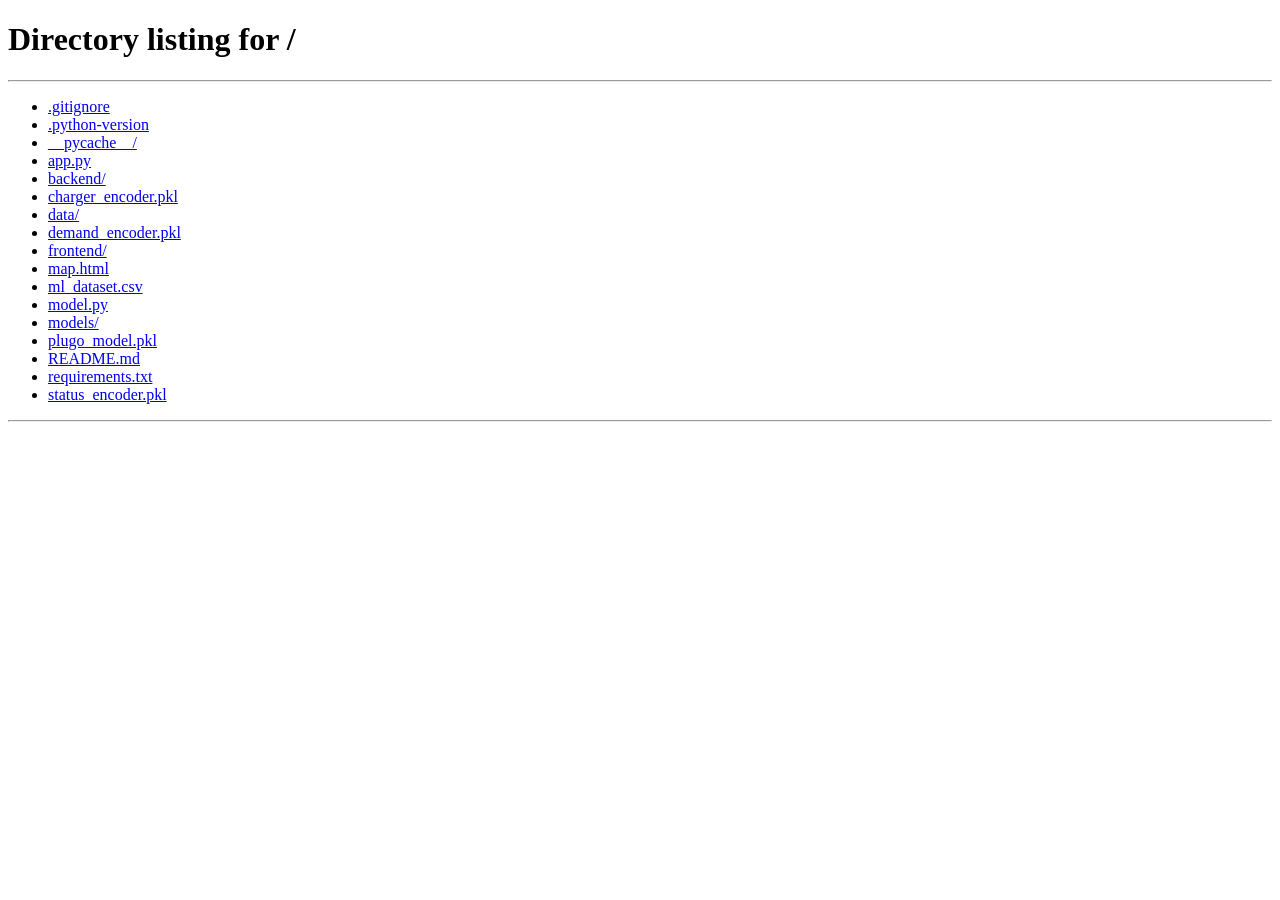
<file: map.html>
<!DOCTYPE html>
<html lang="en">
<head>
  <meta charset="UTF-8" />
  <meta http-equiv="refresh" content="0; url=/" />
  <title>Plugo</title>
</head>
<body>
  <p>Open <a href="/">Plugo</a>.</p>
</body>
</html>
</file>
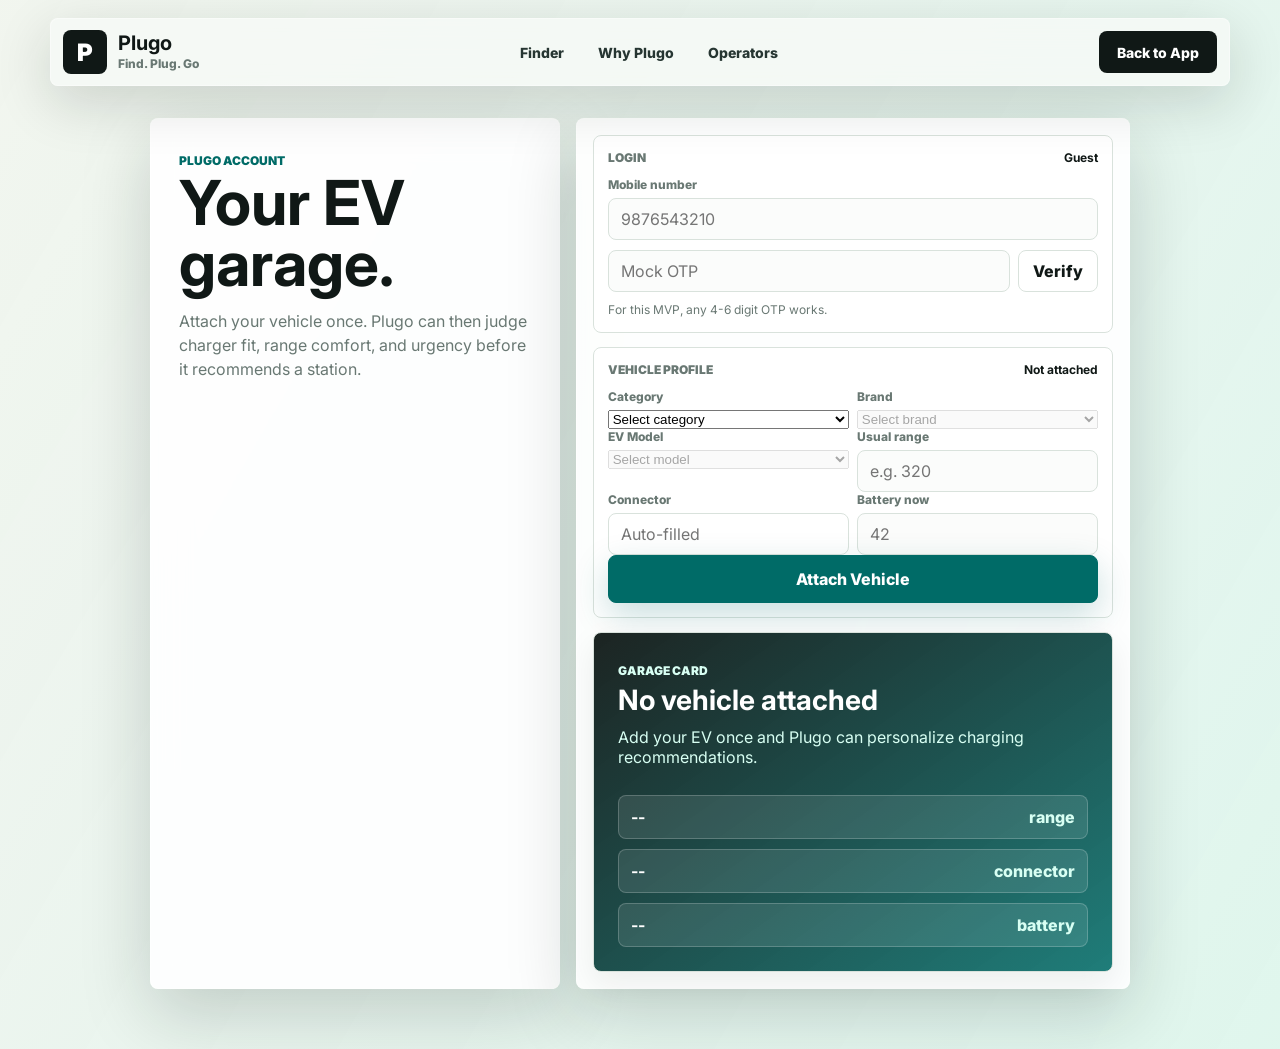
<file: frontend/login.html>
<!DOCTYPE html>
<html lang="en">
<head>
  <meta charset="UTF-8" />
  <meta name="viewport" content="width=device-width, initial-scale=1.0" />
  <title>Plugo Account - Vehicle Garage</title>
  <link rel="preconnect" href="https://fonts.googleapis.com" />
  <link rel="preconnect" href="https://fonts.gstatic.com" crossorigin />
  <link href="https://fonts.googleapis.com/css2?family=Inter:wght@400;500;600;700;800;900&display=swap" rel="stylesheet" />
  <link rel="stylesheet" href="style.css" />
</head>
<body>
  <header class="site-nav">
    <a class="brand" href="/" aria-label="Plugo home">
      <span class="brand-mark">P</span>
      <span>
        <strong>Plugo</strong>
        <small>Find. Plug. Go</small>
      </span>
    </a>
    <nav>
      <a href="/">Finder</a>
      <a href="/#different">Why Plugo</a>
      <a href="/#operators">Operators</a>
    </nav>
    <a class="nav-action" href="/">Back to App</a>
  </header>

  <main class="login-page">
    <section class="login-shell">
      <div class="account-hero">
        <span class="eyebrow">Plugo account</span>
        <h1>Your EV garage.</h1>
        <p class="muted">Attach your vehicle once. Plugo can then judge charger fit, range comfort, and urgency before it recommends a station.</p>
      </div>

      <section class="garage-form">
        <section class="panel" id="loginPanel">
          <div class="panel-heading">
            <span>Login</span>
            <strong id="sessionState">Guest</strong>
          </div>
          <div class="input-row">
            <label for="mobileInput">Mobile number</label>
            <input id="mobileInput" type="tel" placeholder="9876543210" />
          </div>
          <div class="inline-fields">
            <input id="otpInput" type="text" inputmode="numeric" maxlength="6" placeholder="Mock OTP" />
            <button id="loginBtn" class="secondary-btn">Verify</button>
          </div>
          <p class="field-note">For this MVP, any 4-6 digit OTP works.</p>
        </section>

        <section class="panel">
          <div class="panel-heading">
            <span>Vehicle profile</span>
            <strong id="vehicleState">Not attached</strong>
          </div>
          <div class="grid-two">
            <div class="input-row">
              <label for="vehicleCategory">Category</label>
              <select id="vehicleCategory">
                <option value="" disabled selected>Select category</option>
                <option value="4-wheeler">4-Wheeler</option>
                <option value="2-wheeler">2-Wheeler</option>
              </select>
            </div>
            <div class="input-row">
              <label for="vehicleBrand">Brand</label>
              <select id="vehicleBrand" disabled>
                <option value="" disabled selected>Select brand</option>
              </select>
            </div>
          </div>
          <div class="grid-two">
            <div class="input-row">
              <label for="vehicleModel">EV Model</label>
              <select id="vehicleModel" disabled>
                <option value="" disabled selected>Select model</option>
              </select>
            </div>
            <div class="input-row">
              <label for="batteryRange">Usual range</label>
              <input id="batteryRange" type="number" placeholder="e.g. 320" />
            </div>
          </div>
          <div class="grid-two">
            <div class="input-row">
              <label for="connectorType">Connector</label>
              <input id="connectorType" type="text" placeholder="Auto-filled" readonly style="background: var(--surface-hover); color: var(--text-muted);" />
            </div>
            <div class="input-row">
              <label for="batteryPercent">Battery now</label>
              <input id="batteryPercent" type="number" placeholder="42" />
            </div>
          </div>
          <button id="saveVehicleBtn" class="primary-btn wide">Attach Vehicle</button>
        </section>

        <section class="vehicle-summary">
          <span class="eyebrow">Garage card</span>
          <h3 id="garageVehicleName">No vehicle attached</h3>
          <p id="garageVehicleMeta">Add your EV once and Plugo can personalize charging recommendations.</p>
          <div class="garage-metrics">
            <span><strong id="garageRange">--</strong> range</span>
            <span><strong id="garageConnector">--</strong> connector</span>
            <span><strong id="garageBattery">--</strong> battery</span>
          </div>
        </section>
      </section>
    </section>
  </main>

  <script src="login.js"></script>
</body>
</html>
</file>
<file: frontend/style.css>
:root {
  --ink: #101816;
  --soft-ink: #263632;
  --muted: #697873;
  --surface: #ffffff;
  --surface-2: #f5f7f2;
  --line: #d9e2dc;
  --green: #19b565;
  --yellow: #f0bf2f;
  --red: #ef5148;
  --teal: #006b67;
  --blue: #3159d8;
  --aqua: #b8fff0;
  --border: #e0e9e4;
  --shadow: 0 24px 70px rgba(10, 25, 21, 0.18);
  --shadow-hover: 0 32px 80px rgba(10, 25, 21, 0.25);
}

* {
  box-sizing: border-box;
}

html {
  scroll-behavior: smooth;
}

body {
  margin: 0;
  background: #f2f5ef;
  color: var(--ink);
  font-family: "Inter", system-ui, -apple-system, BlinkMacSystemFont, "Segoe UI", sans-serif;
}

button,
input {
  font: inherit;
}

button,
a {
  -webkit-tap-highlight-color: transparent;
}

button {
  cursor: pointer;
}

a {
  color: inherit;
  text-decoration: none;
}

.site-nav {
  position: fixed;
  z-index: 20;
  top: 18px;
  left: 50%;
  display: grid;
  grid-template-columns: auto 1fr auto;
  align-items: center;
  gap: 24px;
  width: min(1180px, calc(100% - 32px));
  min-height: 68px;
  padding: 10px 12px;
  transform: translateX(-50%);
  border: 1px solid rgba(255, 255, 255, 0.38);
  border-radius: 8px;
  background: rgba(246, 249, 246, 0.84);
  box-shadow: 0 16px 55px rgba(10, 25, 21, 0.16);
  backdrop-filter: blur(18px);
}

.brand {
  display: flex;
  align-items: center;
  gap: 11px;
}

.brand-mark {
  display: grid;
  place-items: center;
  width: 44px;
  height: 44px;
  border-radius: 8px;
  background: var(--ink);
  color: #fff;
  font-size: 24px;
  font-weight: 900;
}

.brand strong,
.brand small {
  display: block;
}

.brand strong {
  font-size: 20px;
  line-height: 1;
}

.brand small {
  margin-top: 3px;
  color: var(--muted);
  font-size: 12px;
  font-weight: 800;
  letter-spacing: 0;
}

.site-nav nav {
  display: flex;
  justify-content: center;
  gap: 6px;
}

.site-nav nav a,
.secondary-link,
.nav-action {
  min-height: 42px;
  border-radius: 8px;
  font-size: 14px;
  font-weight: 800;
}

.site-nav nav a {
  display: inline-flex;
  align-items: center;
  padding: 0 14px;
  color: var(--soft-ink);
}

.site-nav nav a:hover {
  background: rgba(16, 24, 22, 0.07);
}

.nav-action {
  display: inline-flex;
  align-items: center;
  justify-content: center;
  padding: 0 18px;
  background: var(--ink);
  color: #fff;
}

.hero {
  position: relative;
  min-height: 104vh;
  padding: 118px 28px 42px;
  overflow: hidden;
}

.hero-media,
.hero-overlay {
  position: absolute;
  inset: 0;
}

.hero-media {
  background:
    url("https://images.unsplash.com/photo-1593941707882-a5bba14938c7?auto=format&fit=crop&w=2200&q=82")
    center/cover;
  transform: scale(1.02);
}

.hero-overlay {
  background:
    linear-gradient(90deg, rgba(242, 245, 239, 0.98) 0%, rgba(242, 245, 239, 0.72) 42%, rgba(16, 24, 22, 0.5) 100%),
    linear-gradient(180deg, rgba(242, 245, 239, 0.35) 0%, #f2f5ef 100%);
}

.hero-copy,
.finder-console {
  position: relative;
  z-index: 2;
}

.hero-copy {
  width: min(760px, 100%);
  margin: 0 auto 28px;
}

.eyebrow {
  display: inline-flex;
  align-items: center;
  min-height: 26px;
  color: var(--teal);
  font-size: 12px;
  font-weight: 900;
  text-transform: uppercase;
}

h1,
h2,
h3,
p {
  margin-top: 0;
}

.hero-copy h1 {
  max-width: 720px;
  margin-bottom: 16px;
  font-size: clamp(44px, 7vw, 86px);
  line-height: 0.94;
  font-weight: 900;
}

.hero-copy p {
  max-width: 650px;
  color: var(--soft-ink);
  font-size: clamp(17px, 2vw, 22px);
  line-height: 1.55;
}

.hero-actions {
  display: flex;
  align-items: center;
  flex-wrap: wrap;
  gap: 12px;
  margin-top: 26px;
}

.primary-btn,
.secondary-btn,
.ghost-btn,
.segment,
.secondary-link {
  border: 1px solid var(--line);
  border-radius: 8px;
  font-weight: 800;
}

.primary-btn {
  min-height: 48px;
  padding: 0 20px;
  border-color: var(--teal);
  background: var(--teal);
  color: #fff;
  box-shadow: 0 12px 34px rgba(0, 107, 103, 0.22);
}

.primary-btn.wide {
  width: 100%;
}

.secondary-link,
.secondary-btn,
.ghost-btn,
.segment {
  display: inline-flex;
  align-items: center;
  justify-content: center;
  min-height: 42px;
  padding: 0 14px;
  background: #fff;
  color: var(--ink);
}

.finder-console {
  display: grid;
  grid-template-columns: minmax(320px, 390px) minmax(0, 1fr);
  gap: 18px;
  width: min(1180px, 100%);
  margin: 0 auto;
}

.control-rail,
.map-deck {
  border: 1px solid rgba(255, 255, 255, 0.42);
  border-radius: 8px;
  background: rgba(255, 255, 255, 0.88);
  box-shadow: var(--shadow);
  backdrop-filter: blur(20px);
}

.control-rail {
  display: flex;
  flex-direction: column;
  gap: 12px;
  padding: 16px;
}

.rail-header,
.map-topbar,
.panel-heading,
.station-card-head {
  display: flex;
  align-items: center;
  justify-content: space-between;
  gap: 14px;
}

.rail-header h2,
.map-topbar h2,
.section-heading h2,
.partner-section h2 {
  margin-bottom: 0;
  line-height: 1;
}

.status-chip,
.pill {
  display: inline-flex;
  align-items: center;
  gap: 6px;
  min-height: 30px;
  padding: 0 10px;
  border-radius: 999px;
  background: #eef5f1;
  color: var(--soft-ink);
  font-size: 12px;
  font-weight: 900;
  white-space: nowrap;
}

.panel {
  padding: 14px;
  border: 1px solid var(--line);
  border-radius: 8px;
  background: var(--surface);
}

.panel-heading {
  margin-bottom: 12px;
  color: var(--muted);
  font-size: 12px;
  font-weight: 900;
  text-transform: uppercase;
}

.panel-heading strong {
  color: var(--ink);
  text-transform: none;
}

.input-row {
  display: flex;
  flex-direction: column;
  gap: 6px;
}

.input-row label {
  color: var(--muted);
  font-size: 12px;
  font-weight: 800;
}

.input-row input,
.inline-fields input {
  width: 100%;
  min-height: 42px;
  padding: 0 12px;
  border: 1px solid var(--line);
  border-radius: 8px;
  background: #fbfcfb;
  color: var(--ink);
}

.inline-fields,
.grid-two {
  display: grid;
  gap: 8px;
}

.inline-fields {
  grid-template-columns: 1fr auto;
  margin-top: 10px;
}

.grid-two,
.segmented {
  grid-template-columns: 1fr 1fr;
}

.segmented {
  display: grid;
  gap: 8px;
  margin-bottom: 9px;
}

.segment.active {
  border-color: rgba(0, 107, 103, 0.35);
  background: #dff6ee;
  color: #004f4c;
}

.muted {
  color: var(--muted);
  line-height: 1.5;
}

.recommendation h3,
.station-card h3 {
  margin-bottom: 7px;
  font-size: 16px;
}

.map-deck {
  position: relative;
  min-height: 640px;
  overflow: hidden;
}

.map-topbar {
  position: absolute;
  z-index: 5;
  top: 16px;
  left: 16px;
  right: 16px;
  padding: 14px;
  border: 1px solid rgba(217, 226, 220, 0.75);
  border-radius: 8px;
  background: rgba(255, 255, 255, 0.9);
  box-shadow: 0 15px 38px rgba(10, 25, 21, 0.13);
  backdrop-filter: blur(14px);
}

.legend {
  display: flex;
  align-items: center;
  flex-wrap: wrap;
  gap: 12px;
  color: var(--muted);
  font-size: 13px;
  font-weight: 900;
}

.dot {
  display: inline-block;
  width: 10px;
  height: 10px;
  margin-right: 6px;
  border-radius: 50%;
}

.low {
  background: var(--green);
}

.medium {
  background: var(--yellow);
}

.high {
  background: var(--red);
}

#map,
.map-fallback {
  width: 100%;
  height: 100%;
  min-height: 640px;
}

#map {
  z-index: 1;
  background: #dce7df;
}

.leaflet-container {
  font-family: "Inter", system-ui, -apple-system, BlinkMacSystemFont, "Segoe UI", sans-serif;
}

.leaflet-control-attribution {
  font-size: 10px;
}

.station-marker-wrap,
.user-marker-wrap,
.best-marker-wrap,
.moving-vehicle-wrap {
  background: transparent;
  border: 0;
}

.station-marker {
  display: block;
  width: 22px;
  height: 22px;
  border: 3px solid #fff;
  border-radius: 50%;
  background: var(--marker-color);
  box-shadow: 0 10px 22px rgba(10, 25, 21, 0.28);
}

.user-marker {
  display: inline-flex;
  align-items: center;
  justify-content: center;
  min-width: 42px;
  min-height: 28px;
  padding: 0 8px;
  border: 2px solid #fff;
  border-radius: 999px;
  background: var(--ink);
  color: #fff;
  font-size: 11px;
  font-weight: 900;
  box-shadow: 0 12px 24px rgba(10, 25, 21, 0.26);
}

.best-marker {
  display: block;
  width: 30px;
  height: 30px;
  border: 3px solid #fff;
  border-radius: 50% 50% 50% 0;
  background: var(--blue);
  box-shadow: 0 13px 26px rgba(49, 89, 216, 0.35);
  transform: rotate(-45deg);
  animation: bounceMarker 2s infinite ease-in-out;
}

@keyframes bounceMarker {
  0%, 100% { transform: rotate(-45deg) scale(1); }
  50% { transform: rotate(-45deg) scale(1.1); box-shadow: 0 20px 35px rgba(49, 89, 216, 0.5); }
}

@keyframes pulse {
  0% { opacity: 0.6; }
  50% { opacity: 1; }
  100% { opacity: 0.6; }
}

.moving-vehicle {
  display: block;
  width: 26px;
  height: 26px;
  border: 3px solid #fff;
  border-radius: 50%;
  background: var(--ink);
  box-shadow: 0 13px 28px rgba(10, 25, 21, 0.3);
}

.moving-vehicle::after {
  content: "";
  position: absolute;
  left: 9px;
  top: 5px;
  width: 8px;
  height: 14px;
  border-radius: 5px;
  background: var(--aqua);
}

.range-risk {
  color: var(--red);
  font-weight: 800;
}

.map-fallback {
  position: relative;
  display: grid;
  grid-template-rows: 1fr auto;
  place-items: center;
  padding: 92px 28px 32px;
  background:
    linear-gradient(rgba(245, 247, 242, 0.84), rgba(245, 247, 242, 0.92)),
    url("https://images.unsplash.com/photo-1617886322168-72b886573c34?auto=format&fit=crop&w=1600&q=82")
    center/cover;
}

.fallback-visual {
  position: relative;
  width: min(680px, 100%);
}

.fallback-visual svg {
  width: 100%;
  filter: drop-shadow(0 20px 30px rgba(0, 107, 103, 0.18));
}

.fallback-visual path {
  fill: none;
  stroke: var(--teal);
  stroke-width: 8;
  stroke-linecap: round;
}

.fallback-visual circle {
  fill: var(--aqua);
  stroke: var(--ink);
  stroke-width: 4;
}

.route-pin {
  position: absolute;
  width: 20px;
  height: 20px;
  border: 4px solid #fff;
  border-radius: 50%;
  background: var(--green);
  box-shadow: 0 12px 28px rgba(10, 25, 21, 0.22);
}

.pin-a {
  left: 11%;
  top: 56%;
}

.pin-b {
  left: 51%;
  top: 48%;
  background: var(--yellow);
}

.pin-c {
  right: 12%;
  top: 41%;
  background: var(--red);
}

.fallback-copy {
  max-width: 540px;
  text-align: center;
}

.fallback-copy h3 {
  margin-bottom: 8px;
  font-size: 28px;
}

.hidden {
  display: none;
}

.garage-section,
.different-section,
.partner-section {
  width: min(1180px, calc(100% - 32px));
  margin: 0 auto;
  padding: 80px 0;
}

.section-heading {
  max-width: 760px;
  margin-bottom: 26px;
}

.section-heading h2,
.partner-section h2 {
  font-size: clamp(34px, 5vw, 58px);
}

.platform-grid {
  display: grid;
  grid-template-columns: repeat(4, 1fr);
  gap: 14px;
}

.feature-card,
.station-card,
.vehicle-summary {
  border: 1px solid var(--line);
  border-radius: 8px;
  background: var(--surface);
  box-shadow: 0 12px 32px rgba(10, 25, 21, 0.07);
  transition: transform 0.3s cubic-bezier(0.16, 1, 0.3, 1), box-shadow 0.3s cubic-bezier(0.16, 1, 0.3, 1);
}

.feature-card:hover,
.station-card:hover,
.alternative-option:hover {
  transform: translateY(-4px);
  box-shadow: var(--shadow-hover);
  border-color: rgba(0, 107, 103, 0.3);
}

.alternative-option:hover {
  background: #f8faf9;
}

.station-strip {
  display: grid;
  grid-template-columns: repeat(3, minmax(0, 1fr));
  gap: 14px;
  margin-top: 22px;
}

.station-card {
  padding: 16px;
}

.station-card p {
  margin-bottom: 0;
}

.station-meta {
  display: flex;
  flex-wrap: wrap;
  gap: 8px;
  margin-top: 12px;
}

.feature-card {
  min-height: 230px;
  padding: 24px;
}

.feature-card span {
  display: inline-flex;
  margin-bottom: 40px;
  color: var(--teal);
  font-weight: 900;
}

.feature-card h3 {
  margin-bottom: 10px;
  font-size: 22px;
}

.feature-card p,
.partner-section p {
  color: var(--muted);
  line-height: 1.6;
}

.place-search {
  margin-bottom: 10px;
}

.field-note {
  margin: 9px 0 0;
  color: var(--muted);
  font-size: 12px;
  line-height: 1.45;
}

.location-preset {
  display: flex;
  align-items: center;
  justify-content: space-between;
  gap: 12px;
  min-height: 48px;
  padding: 0 13px;
  border: 1px solid var(--line);
  border-radius: 8px;
  background: #eef7f3;
}

.location-preset span {
  color: var(--muted);
  font-size: 13px;
  font-weight: 800;
}

.location-preset strong {
  color: var(--teal);
  font-size: 14px;
}

.garage-layout {
  display: grid;
  grid-template-columns: minmax(0, 1fr);
  gap: 14px;
}

.login-card,
.vehicle-card,
.vehicle-summary {
  min-height: 100%;
}

.vehicle-card {
  display: flex;
  flex-direction: column;
  gap: 12px;
}

.vehicle-summary {
  padding: 24px;
  background:
    linear-gradient(145deg, rgba(16, 24, 22, 0.95), rgba(0, 107, 103, 0.88)),
    url("https://images.unsplash.com/photo-1619767886558-efdc259b6e09?auto=format&fit=crop&w=1200&q=80")
    center/cover;
  color: #fff;
}

.vehicle-summary .eyebrow,
.vehicle-summary p {
  color: #d8fff3;
}

.vehicle-summary h3 {
  margin-bottom: 10px;
  font-size: 28px;
}

.garage-metrics {
  display: grid;
  gap: 10px;
  margin-top: 28px;
}

.garage-metrics span {
  display: flex;
  justify-content: space-between;
  gap: 12px;
  padding: 11px 12px;
  border: 1px solid rgba(255, 255, 255, 0.2);
  border-radius: 8px;
  background: rgba(255, 255, 255, 0.1);
  color: #d8fff3;
  font-weight: 800;
}

.garage-metrics strong {
  color: #fff;
}

.garage-link {
  width: fit-content;
  margin-top: 24px;
  background: #fff;
  color: var(--ink);
}

.login-page {
  min-height: 100vh;
  padding: 118px 20px 60px;
  background:
    linear-gradient(120deg, rgba(242, 245, 239, 0.96), rgba(221, 246, 237, 0.9)),
    url("https://images.unsplash.com/photo-1617886322168-72b886573c34?auto=format&fit=crop&w=1800&q=82")
    center/cover;
}

.login-shell {
  display: grid;
  grid-template-columns: minmax(300px, 0.85fr) minmax(360px, 1.15fr);
  gap: 16px;
  width: min(980px, 100%);
  margin: 0 auto;
}

.account-hero,
.garage-form {
  border: 1px solid rgba(255, 255, 255, 0.42);
  border-radius: 8px;
  background: rgba(255, 255, 255, 0.9);
  box-shadow: var(--shadow);
  backdrop-filter: blur(18px);
}

.account-hero {
  padding: 28px;
}

.account-hero h1 {
  margin-bottom: 14px;
  font-size: clamp(36px, 5vw, 62px);
  line-height: 0.98;
}

.garage-form {
  display: grid;
  gap: 14px;
  padding: 16px;
}

.partner-section {
  display: grid;
  grid-template-columns: 1.1fr 1fr auto;
  align-items: center;
  gap: 24px;
  margin-bottom: 50px;
  padding: 42px;
  border-radius: 8px;
  background:
    linear-gradient(90deg, rgba(16, 24, 22, 0.94), rgba(0, 107, 103, 0.86)),
    url("https://images.unsplash.com/photo-1620714223084-8fcacc6dfd8d?auto=format&fit=crop&w=1600&q=82")
    center/cover;
  color: #fff;
}

.partner-section .eyebrow,
.partner-section p {
  color: #d5f7ec;
}

.partner-section .nav-action {
  background: #fff;
  color: var(--ink);
}

.info-window {
  min-width: 230px;
}

.info-window h3 {
  margin: 0 0 8px;
  font-size: 16px;
}

.info-window p {
  margin: 5px 0;
}

@media (max-width: 1040px) {
  .site-nav {
    grid-template-columns: auto auto;
  }

  .site-nav nav {
    display: none;
  }

  .finder-console,
  .platform-grid,
  .garage-layout,
  .partner-section {
    grid-template-columns: 1fr;
  }

  .station-strip {
    grid-template-columns: repeat(2, minmax(0, 1fr));
  }
}

@media (max-width: 700px) {
  .site-nav {
    top: 10px;
    width: calc(100% - 20px);
    min-height: 60px;
  }

  .nav-action {
    min-height: 38px;
    padding: 0 12px;
    font-size: 13px;
  }

  .hero {
    padding: 92px 12px 28px;
  }

  .hero-copy h1 {
    font-size: 44px;
  }

  .hero-copy p {
    font-size: 16px;
  }

  .control-rail {
    padding: 12px;
  }

  .grid-two,
  .inline-fields {
    grid-template-columns: 1fr;
  }

  .map-deck,
  #map,
  .map-fallback {
    min-height: 560px;
  }

  .map-topbar {
    flex-direction: column;
    align-items: flex-start;
  }

  .station-strip {
    grid-template-columns: 1fr;
  }

  .garage-section,
  .different-section,
  .partner-section {
    width: calc(100% - 24px);
    padding: 54px 0;
  }

  .partner-section {
    padding: 24px;
  }
}
</file>
